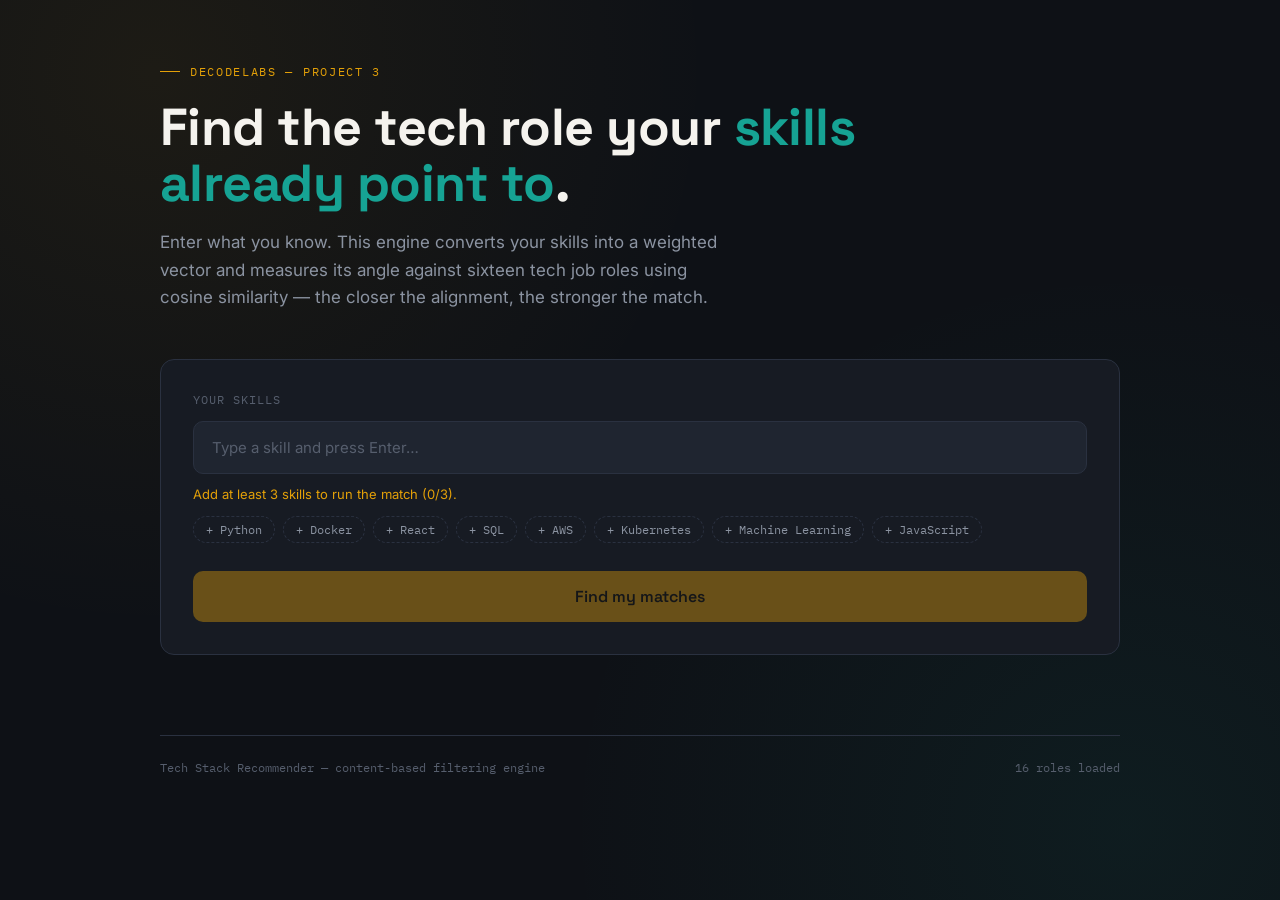
<file: ai-recommendation-logic/index.html>
<!DOCTYPE html>
<html lang="en">
<head>
<meta charset="UTF-8">
<meta name="viewport" content="width=device-width, initial-scale=1.0">
<title>Tech Stack Recommender — DecodeLabs</title>
<link rel="preconnect" href="https://fonts.googleapis.com">
<link rel="preconnect" href="https://fonts.gstatic.com" crossorigin>
<link href="https://fonts.googleapis.com/css2?family=Space+Grotesk:wght@400;500;600;700&family=Inter:wght@400;500;600&family=IBM+Plex+Mono:wght@400;500;600&display=swap" rel="stylesheet">
<style>
  :root {
    --bg: #0E1116;
    --surface: #171B23;
    --surface-2: #1F2530;
    --border: #2A3140;
    --gold: #E3A008;
    --gold-soft: rgba(227, 160, 8, 0.14);
    --teal: #16A394;
    --teal-soft: rgba(22, 163, 148, 0.14);
    --text: #F5F3EE;
    --text-muted: #8B93A1;
    --text-dim: #565E6D;
    --radius: 14px;
  }

  * { box-sizing: border-box; margin: 0; padding: 0; }

  body {
    background: var(--bg);
    color: var(--text);
    font-family: 'Inter', sans-serif;
    min-height: 100vh;
    padding: 64px 24px 96px;
    background-image:
      radial-gradient(circle at 12% 8%, rgba(227,160,8,0.07), transparent 40%),
      radial-gradient(circle at 88% 92%, rgba(22,163,148,0.08), transparent 40%);
  }

  .wrap { max-width: 960px; margin: 0 auto; }

  /* ---------- Header ---------- */
  .eyebrow {
    font-family: 'IBM Plex Mono', monospace;
    font-size: 12px;
    letter-spacing: 0.14em;
    text-transform: uppercase;
    color: var(--gold);
    display: flex;
    align-items: center;
    gap: 10px;
    margin-bottom: 20px;
  }
  .eyebrow::before {
    content: "";
    width: 20px;
    height: 1px;
    background: var(--gold);
  }

  h1 {
    font-family: 'Space Grotesk', sans-serif;
    font-weight: 700;
    font-size: clamp(34px, 5vw, 52px);
    line-height: 1.08;
    letter-spacing: -0.01em;
    max-width: 720px;
  }
  h1 span { color: var(--teal); }

  .subhead {
    margin-top: 18px;
    color: var(--text-muted);
    font-size: 17px;
    max-width: 560px;
    line-height: 1.6;
  }

  /* ---------- Input card ---------- */
  .panel {
    margin-top: 48px;
    background: var(--surface);
    border: 1px solid var(--border);
    border-radius: var(--radius);
    padding: 32px;
  }

  .panel-label {
    font-family: 'IBM Plex Mono', monospace;
    font-size: 12px;
    letter-spacing: 0.08em;
    text-transform: uppercase;
    color: var(--text-dim);
    margin-bottom: 14px;
  }

  .chip-field {
    display: flex;
    flex-wrap: wrap;
    gap: 10px;
    align-items: center;
    min-height: 52px;
    background: var(--surface-2);
    border: 1px solid var(--border);
    border-radius: 10px;
    padding: 10px 14px;
  }
  .chip-field:focus-within { border-color: var(--gold); }

  .chip {
    display: inline-flex;
    align-items: center;
    gap: 8px;
    background: var(--gold-soft);
    color: var(--gold);
    border: 1px solid rgba(227,160,8,0.35);
    font-family: 'IBM Plex Mono', monospace;
    font-size: 13px;
    padding: 6px 8px 6px 12px;
    border-radius: 999px;
  }
  .chip button {
    background: none;
    border: none;
    color: var(--gold);
    opacity: 0.7;
    cursor: pointer;
    font-size: 15px;
    line-height: 1;
    padding: 2px;
  }
  .chip button:hover { opacity: 1; }

  #skillInput {
    flex: 1;
    min-width: 160px;
    background: transparent;
    border: none;
    outline: none;
    color: var(--text);
    font-family: 'Inter', sans-serif;
    font-size: 15px;
    padding: 6px 4px;
  }
  #skillInput::placeholder { color: var(--text-dim); }

  .hint {
    margin-top: 12px;
    font-size: 13px;
    color: var(--text-dim);
  }
  .hint.warn { color: var(--gold); }

  .suggestions {
    margin-top: 14px;
    display: flex;
    flex-wrap: wrap;
    gap: 8px;
  }
  .suggestion-tag {
    font-family: 'IBM Plex Mono', monospace;
    font-size: 12px;
    color: var(--text-muted);
    border: 1px dashed var(--border);
    border-radius: 999px;
    padding: 5px 12px;
    cursor: pointer;
    transition: border-color 0.15s, color 0.15s;
  }
  .suggestion-tag:hover { border-color: var(--teal); color: var(--teal); }

  .analyze-btn {
    margin-top: 28px;
    width: 100%;
    background: var(--gold);
    color: #14110A;
    border: none;
    border-radius: 10px;
    padding: 15px;
    font-family: 'Space Grotesk', sans-serif;
    font-weight: 600;
    font-size: 16px;
    cursor: pointer;
    transition: transform 0.12s ease, box-shadow 0.12s ease;
  }
  .analyze-btn:hover { box-shadow: 0 8px 24px rgba(227,160,8,0.25); transform: translateY(-1px); }
  .analyze-btn:disabled { opacity: 0.4; cursor: not-allowed; box-shadow: none; transform: none; }

  /* ---------- Results section ---------- */
  .results {
    margin-top: 56px;
    display: none;
  }
  .results.visible { display: block; animation: fadeUp 0.5s ease; }

  @keyframes fadeUp {
    from { opacity: 0; transform: translateY(14px); }
    to { opacity: 1; transform: translateY(0); }
  }

  .results-header {
    display: flex;
    justify-content: space-between;
    align-items: baseline;
    flex-wrap: wrap;
    gap: 12px;
    margin-bottom: 32px;
  }
  .results-header h2 {
    font-family: 'Space Grotesk', sans-serif;
    font-size: 24px;
    font-weight: 600;
  }
  .results-meta {
    font-family: 'IBM Plex Mono', monospace;
    font-size: 12px;
    color: var(--text-dim);
  }

  /* ---------- Match Compass (signature element) ---------- */
  .compass-row {
    display: grid;
    grid-template-columns: 220px 1fr;
    gap: 40px;
    align-items: center;
    background: var(--surface);
    border: 1px solid var(--border);
    border-radius: var(--radius);
    padding: 32px;
    margin-bottom: 28px;
  }

  .compass-wrap { position: relative; width: 200px; height: 200px; margin: 0 auto; }
  .compass-wrap svg { width: 100%; height: 100%; overflow: visible; }

  .compass-needle {
    transform-origin: 100px 100px;
    transition: transform 1.1s cubic-bezier(0.16, 1, 0.3, 1);
  }

  .compass-center-label {
    position: absolute;
    inset: 0;
    display: flex;
    flex-direction: column;
    align-items: center;
    justify-content: center;
    text-align: center;
    pointer-events: none;
  }
  .compass-pct {
    font-family: 'Space Grotesk', sans-serif;
    font-size: 30px;
    font-weight: 700;
    color: var(--teal);
  }
  .compass-caption {
    font-family: 'IBM Plex Mono', monospace;
    font-size: 10px;
    letter-spacing: 0.08em;
    text-transform: uppercase;
    color: var(--text-dim);
    margin-top: 2px;
  }

  .compass-info .eyebrow { margin-bottom: 12px; }
  .compass-info h3 {
    font-family: 'Space Grotesk', sans-serif;
    font-size: 26px;
    font-weight: 600;
    color: var(--text);
  }
  .compass-info p {
    margin-top: 10px;
    color: var(--text-muted);
    font-size: 14.5px;
    line-height: 1.6;
    max-width: 480px;
  }

  /* ---------- Ranked list ---------- */
  .match-list { display: flex; flex-direction: column; gap: 14px; }

  .match-row {
    display: grid;
    grid-template-columns: 40px 1fr 90px;
    align-items: center;
    gap: 18px;
    background: var(--surface);
    border: 1px solid var(--border);
    border-radius: 10px;
    padding: 18px 22px;
  }

  .rank-badge {
    font-family: 'Space Grotesk', sans-serif;
    font-weight: 700;
    font-size: 18px;
    color: var(--text-dim);
  }
  .match-row:nth-child(1) .rank-badge { color: var(--gold); }

  .match-title { font-family: 'Space Grotesk', sans-serif; font-weight: 600; font-size: 16px; }

  .match-bar-track {
    margin-top: 8px;
    height: 6px;
    border-radius: 999px;
    background: var(--surface-2);
    overflow: hidden;
  }
  .match-bar-fill {
    height: 100%;
    border-radius: 999px;
    background: linear-gradient(90deg, var(--teal), var(--gold));
    width: 0%;
    transition: width 1s cubic-bezier(0.16, 1, 0.3, 1);
  }

  .match-pct {
    font-family: 'IBM Plex Mono', monospace;
    font-size: 15px;
    text-align: right;
    color: var(--teal);
  }

  footer {
    max-width: 960px;
    margin: 80px auto 0;
    padding-top: 24px;
    border-top: 1px solid var(--border);
    font-family: 'IBM Plex Mono', monospace;
    font-size: 12px;
    color: var(--text-dim);
    display: flex;
    justify-content: space-between;
    flex-wrap: wrap;
    gap: 8px;
  }

  @media (max-width: 640px) {
    .compass-row { grid-template-columns: 1fr; text-align: center; }
    .compass-info p { margin-left: auto; margin-right: auto; }
    .match-row { grid-template-columns: 32px 1fr; }
    .match-pct { grid-column: 2; text-align: left; }
  }
</style>
</head>
<body>

<div class="wrap">
  <div class="eyebrow">DecodeLabs — Project 3</div>
  <h1>Find the tech role your <span>skills already point to</span>.</h1>
  <p class="subhead">
    Enter what you know. This engine converts your skills into a weighted vector and
    measures its angle against sixteen tech job roles using cosine similarity —
    the closer the alignment, the stronger the match.
  </p>

  <div class="panel">
    <div class="panel-label">Your skills</div>
    <div class="chip-field" id="chipField">
      <input type="text" id="skillInput" placeholder="Type a skill and press Enter…" autocomplete="off">
    </div>
    <div class="hint" id="hint">Add at least 3 skills to run the match.</div>
    <div class="suggestions" id="suggestions"></div>
    <button class="analyze-btn" id="analyzeBtn" disabled>Find my matches</button>
  </div>

  <div class="results" id="results">
    <div class="results-header">
      <h2>Your top career matches</h2>
      <div class="results-meta" id="resultsMeta"></div>
    </div>

    <div class="compass-row">
      <div class="compass-wrap">
        <svg viewBox="0 0 200 200">
          <circle cx="100" cy="100" r="88" fill="none" stroke="#2A3140" stroke-width="1"/>
          <circle cx="100" cy="100" r="64" fill="none" stroke="#2A3140" stroke-width="1"/>
          <circle cx="100" cy="100" r="40" fill="none" stroke="#2A3140" stroke-width="1"/>
          <line x1="100" y1="12" x2="100" y2="188" stroke="#2A3140" stroke-width="1"/>
          <line x1="12" y1="100" x2="188" y2="100" stroke="#2A3140" stroke-width="1"/>
          <path d="M 100 100 L 100 20 A 80 80 0 0 1 180 100 Z" fill="rgba(22,163,148,0.07)"/>
          <g class="compass-needle" id="needle">
            <line x1="100" y1="100" x2="100" y2="24" stroke="#16A394" stroke-width="3" stroke-linecap="round"/>
            <circle cx="100" cy="100" r="6" fill="#16A394"/>
          </g>
        </svg>
        <div class="compass-center-label">
          <div class="compass-pct" id="compassPct">0%</div>
          <div class="compass-caption">alignment</div>
        </div>
      </div>
      <div class="compass-info">
        <div class="eyebrow" style="margin-bottom:8px;">Best match</div>
        <h3 id="bestJob">—</h3>
        <p id="bestExplain">The needle position reflects cos(θ) between your skill vector and this role's vector — full alignment points straight up.</p>
      </div>
    </div>

    <div class="match-list" id="matchList"></div>
  </div>
</div>

<footer>
  <span>Tech Stack Recommender — content-based filtering engine</span>
  <span id="datasetInfo">16 roles loaded</span>
</footer>

<script>
const JOBS = [
  {
    "job_role": "Data Scientist",
    "skills": [
      "Python",
      "R",
      "Machine Learning",
      "Deep Learning",
      "TensorFlow",
      "PyTorch",
      "Statistics",
      "NLP"
    ]
  },
  {
    "job_role": "Data Analyst",
    "skills": [
      "SQL",
      "Power BI",
      "Tableau",
      "Python",
      "R",
      "Statistics",
      "Data Visualization"
    ]
  },
  {
    "job_role": "Data Engineer",
    "skills": [
      "SQL",
      "NoSQL",
      "Spark",
      "Hadoop",
      "Airflow",
      "Kafka",
      "Python",
      "Scala",
      "Cloud Platforms"
    ]
  },
  {
    "job_role": "DevOps Engineer",
    "skills": [
      "CI/CD",
      "Jenkins",
      "GitLab",
      "Infrastructure as Code",
      "Docker",
      "Kubernetes",
      "Monitoring",
      "AWS",
      "Azure",
      "GCP"
    ]
  },
  {
    "job_role": "Site Reliability Engineer",
    "skills": [
      "System Design",
      "Monitoring",
      "Alerting",
      "Incident Management",
      "Automation",
      "Cloud Infrastructure"
    ]
  },
  {
    "job_role": "System and Network Administrator",
    "skills": [
      "Linux",
      "Windows",
      "Networking",
      "Virtualization",
      "Active Directory",
      "Scripting"
    ]
  },
  {
    "job_role": "Cloud Developer",
    "skills": [
      "Python",
      "Java",
      "Node.js",
      "Docker",
      "Kubernetes",
      "Microservices",
      "REST API",
      "AWS",
      "Azure",
      "GCP",
      "CI/CD"
    ]
  },
  {
    "job_role": "Cloud Architect",
    "skills": [
      "AWS",
      "Azure",
      "GCP",
      "Distributed Architecture",
      "High Availability",
      "Disaster Recovery",
      "Cloud Security",
      "IAM",
      "Cost Optimization"
    ]
  },
  {
    "job_role": "Security Administrator",
    "skills": [
      "Active Directory",
      "LDAP",
      "IAM",
      "Access Management",
      "Audit",
      "Compliance",
      "PowerShell",
      "Bash",
      "SIEM",
      "Splunk"
    ]
  },
  {
    "job_role": "Security Auditor",
    "skills": [
      "Burp Suite",
      "Metasploit",
      "Network Security",
      "Web App Testing",
      "Offensive Scripting",
      "Vulnerability Reports",
      "Penetration Testing"
    ]
  },
  {
    "job_role": "Cybersecurity Analyst",
    "skills": [
      "SIEM",
      "Monitoring",
      "Anomaly Detection",
      "Incident Response",
      "Threat Intelligence",
      "Python Automation"
    ]
  },
  {
    "job_role": "Frontend Developer",
    "skills": [
      "HTML5",
      "CSS3",
      "React",
      "Vue.js",
      "Angular",
      "JavaScript",
      "TypeScript",
      "Responsive Design",
      "Web Performance"
    ]
  },
  {
    "job_role": "Backend Developer",
    "skills": [
      "Java",
      "Python",
      "Node.js",
      "SQL",
      "NoSQL",
      "REST API",
      "GraphQL",
      "Microservices",
      "Cloud Platforms"
    ]
  },
  {
    "job_role": "FullStack Developer",
    "skills": [
      "React",
      "Vue",
      "Node.js",
      "Python",
      "Databases",
      "Docker",
      "Cloud",
      "End to End Development"
    ]
  },
  {
    "job_role": "Software Architect",
    "skills": [
      "Design Patterns",
      "Layered Architecture",
      "Microservices",
      "System Design",
      "Technical Mentoring"
    ]
  },
  {
    "job_role": "QA Engineer",
    "skills": [
      "Selenium",
      "Cypress",
      "Test Automation",
      "Performance Testing",
      "Test Frameworks",
      "CI/CD"
    ]
  }
];

const SUGGESTIONS = ["Python", "Docker", "React", "SQL", "AWS", "Kubernetes", "Machine Learning", "JavaScript"];

let userSkills = [];

const chipField = document.getElementById('chipField');
const skillInput = document.getElementById('skillInput');
const hint = document.getElementById('hint');
const analyzeBtn = document.getElementById('analyzeBtn');
const suggestionsEl = document.getElementById('suggestions');

function renderSuggestions() {
  suggestionsEl.innerHTML = '';
  SUGGESTIONS.filter(s => !userSkills.includes(s)).forEach(s => {
    const tag = document.createElement('div');
    tag.className = 'suggestion-tag';
    tag.textContent = '+ ' + s;
    tag.onclick = () => { addSkill(s); };
    suggestionsEl.appendChild(tag);
  });
}

function renderChips() {
  chipField.querySelectorAll('.chip').forEach(c => c.remove());
  userSkills.forEach((skill, i) => {
    const chip = document.createElement('div');
    chip.className = 'chip';
    chip.innerHTML = `<span>${skill}</span>`;
    const btn = document.createElement('button');
    btn.textContent = '×';
    btn.onclick = () => { userSkills.splice(i, 1); renderChips(); renderSuggestions(); updateState(); };
    chip.appendChild(btn);
    chipField.insertBefore(chip, skillInput);
  });
}

function updateState() {
  const n = userSkills.length;
  if (n < 3) {
    hint.textContent = `Add at least 3 skills to run the match (${n}/3).`;
    hint.classList.add('warn');
    analyzeBtn.disabled = true;
  } else {
    hint.textContent = `${n} skills added. Ready to analyze.`;
    hint.classList.remove('warn');
    analyzeBtn.disabled = false;
  }
}

function addSkill(raw) {
  const skill = raw.trim();
  if (!skill) return;
  if (userSkills.some(s => s.toLowerCase() === skill.toLowerCase())) return;
  userSkills.push(skill);
  renderChips();
  renderSuggestions();
  updateState();
}

skillInput.addEventListener('keydown', (e) => {
  if (e.key === 'Enter') {
    e.preventDefault();
    addSkill(skillInput.value);
    skillInput.value = '';
  } else if (e.key === 'Backspace' && skillInput.value === '' && userSkills.length) {
    userSkills.pop();
    renderChips();
    renderSuggestions();
    updateState();
  }
});

chipField.addEventListener('click', () => skillInput.focus());

/* ---------------- TF-IDF + Cosine similarity engine ---------------- */

function buildVocabulary(documents) {
  const vocab = new Set();
  documents.forEach(doc => doc.forEach(term => vocab.add(term)));
  return Array.from(vocab).sort();
}

function computeTF(document, vocabulary) {
  const total = document.length;
  const tf = {};
  vocabulary.forEach(term => {
    const count = document.filter(t => t === term).length;
    tf[term] = total > 0 ? count / total : 0;
  });
  return tf;
}

function computeIDF(documents, vocabulary) {
  const nDocs = documents.length;
  const idf = {};
  vocabulary.forEach(term => {
    const docsWithTerm = documents.filter(doc => doc.includes(term)).length;
    idf[term] = Math.log(nDocs / (docsWithTerm + 1)) + 1;
  });
  return idf;
}

function buildTfidfVector(document, vocabulary, idf) {
  const tf = computeTF(document, vocabulary);
  return vocabulary.map(term => tf[term] * idf[term]);
}

function dotProduct(a, b) {
  return a.reduce((sum, v, i) => sum + v * b[i], 0);
}

function magnitude(v) {
  return Math.sqrt(v.reduce((sum, x) => sum + x * x, 0));
}

function cosineSimilarity(a, b) {
  const magA = magnitude(a);
  const magB = magnitude(b);
  if (magA === 0 || magB === 0) return 0;
  return dotProduct(a, b) / (magA * magB);
}

function runRecommendation() {
  const allDocuments = JOBS.map(j => j.skills).concat([userSkills]);
  const vocabulary = buildVocabulary(allDocuments);
  const idf = computeIDF(allDocuments, vocabulary);
  const userVector = buildTfidfVector(userSkills, vocabulary, idf);

  const scores = JOBS.map(job => {
    const jobVector = buildTfidfVector(job.skills, vocabulary, idf);
    return { job_role: job.job_role, score: cosineSimilarity(userVector, jobVector) };
  });

  scores.sort((a, b) => b.score - a.score);
  return { top3: scores.slice(0, 3), vocabSize: vocabulary.length };
}

/* ---------------- Rendering results ---------------- */

const resultsEl = document.getElementById('results');
const matchListEl = document.getElementById('matchList');
const needle = document.getElementById('needle');
const compassPct = document.getElementById('compassPct');
const bestJob = document.getElementById('bestJob');
const resultsMeta = document.getElementById('resultsMeta');

analyzeBtn.addEventListener('click', () => {
  const { top3, vocabSize } = runRecommendation();

  resultsMeta.textContent = `Profile: ${userSkills.join(', ')} · ${JOBS.length} roles compared · ${vocabSize} unique skills`;

  // Compass: rotate needle based on best score (0% => 90deg from top / no rotation baseline handled via angle math)
  const best = top3[0];
  const pct = Math.round(best.score * 100);
  // angle: at score 1 needle points straight up (0deg rotation from vertical baseline which already points up)
  // at score 0 needle points fully right (90deg rotation)
  const angleDeg = (1 - best.score) * 90;
  needle.style.transform = `rotate(${angleDeg}deg)`;
  compassPct.textContent = pct + '%';
  bestJob.textContent = best.job_role;

  matchListEl.innerHTML = '';
  top3.forEach((r, i) => {
    const row = document.createElement('div');
    row.className = 'match-row';
    const rowPct = (r.score * 100).toFixed(1);
    row.innerHTML = `
      <div class="rank-badge">0${i + 1}</div>
      <div>
        <div class="match-title">${r.job_role}</div>
        <div class="match-bar-track"><div class="match-bar-fill" data-pct="${rowPct}"></div></div>
      </div>
      <div class="match-pct">${rowPct}%</div>
    `;
    matchListEl.appendChild(row);
  });

  resultsEl.classList.add('visible');

  requestAnimationFrame(() => {
    document.querySelectorAll('.match-bar-fill').forEach(bar => {
      bar.style.width = bar.dataset.pct + '%';
    });
  });

  resultsEl.scrollIntoView({ behavior: 'smooth', block: 'start' });
});

document.getElementById('datasetInfo').textContent = `${JOBS.length} roles loaded`;
renderSuggestions();
updateState();
</script>

</body>
</html>
</file>
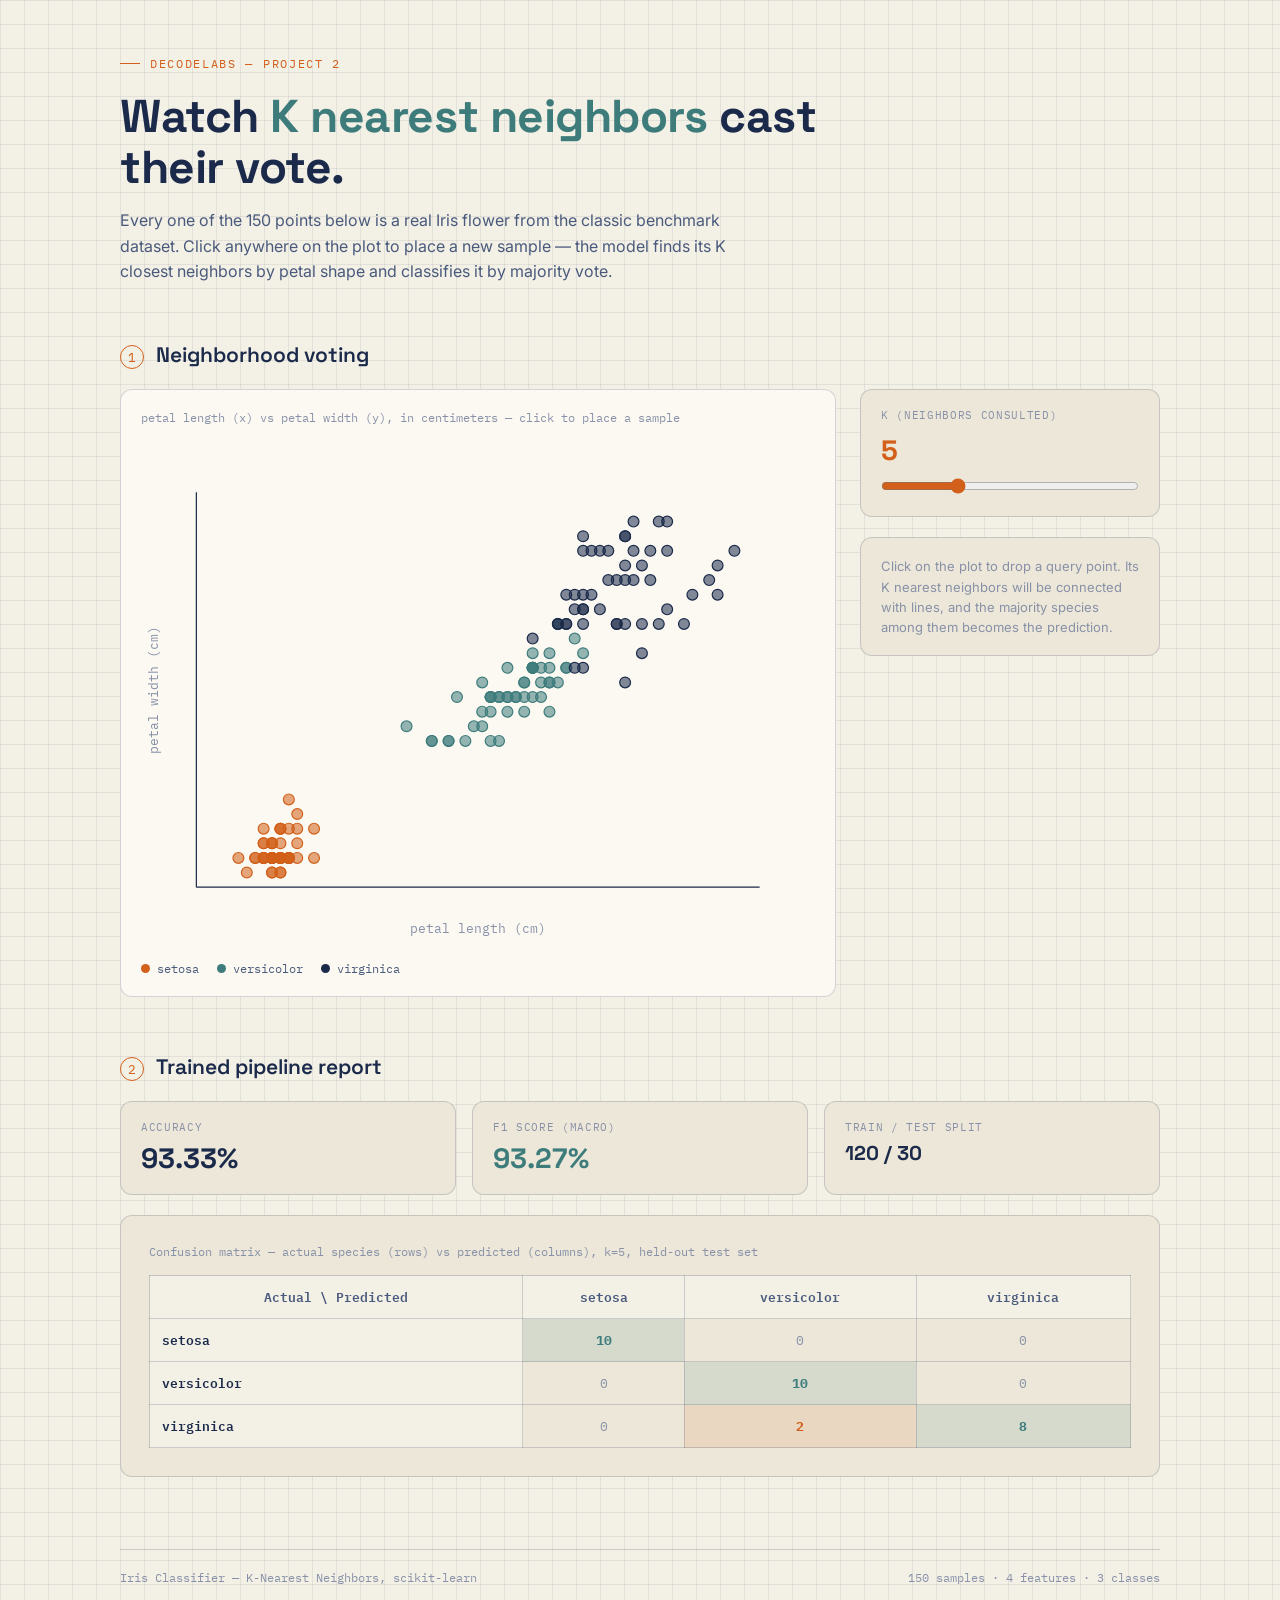
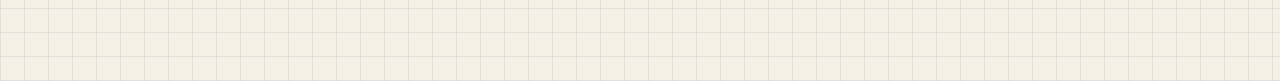
<file: data-classification-ai/index.html>
<!DOCTYPE html>
<html lang="en">
<head>
<meta charset="UTF-8">
<meta name="viewport" content="width=device-width, initial-scale=1.0">
<title>Iris Classifier — DecodeLabs</title>
<link rel="preconnect" href="https://fonts.googleapis.com">
<link rel="preconnect" href="https://fonts.gstatic.com" crossorigin>
<link href="https://fonts.googleapis.com/css2?family=Space+Grotesk:wght@400;500;600;700&family=Inter:wght@400;500;600&family=IBM+Plex+Mono:wght@400;500;600&display=swap" rel="stylesheet">
<link rel="stylesheet" href="style.css">
</head>
<body>

<div class="wrap">
  <div class="eyebrow">DecodeLabs — Project 2</div>
  <h1>Watch <span>K nearest neighbors</span> cast their vote.</h1>
  <p class="subhead">
    Every one of the 150 points below is a real Iris flower from the classic benchmark
    dataset. Click anywhere on the plot to place a new sample — the model finds its
    K closest neighbors by petal shape and classifies it by majority vote.
  </p>

  <div class="section-head">
    <div class="section-num">1</div>
    <h2>Neighborhood voting</h2>
  </div>

  <div class="visualizer">
    <div class="plot-card">
      <div class="plot-caption">petal length (x) vs petal width (y), in centimeters — click to place a sample</div>
      <svg id="plotSvg" viewBox="0 0 560 420"></svg>
      <div class="legend" id="legend"></div>
    </div>

    <div class="controls">
      <div class="control-block">
        <div class="control-label">K (neighbors consulted)</div>
        <div class="k-value" id="kValue">5</div>
        <input type="range" id="kSlider" min="1" max="15" value="5">
      </div>

      <div class="control-block" id="voteCard" style="display:none;">
        <div class="control-label">Vote tally</div>
        <div class="vote-tally" id="voteTally"></div>
        <div class="verdict">
          <div class="verdict-label">Predicted class</div>
          <div class="verdict-value" id="verdictValue">—</div>
        </div>
      </div>

      <div class="control-block" id="hintCard">
        <p class="hint-text">Click on the plot to drop a query point. Its K nearest neighbors will be connected with lines, and the majority species among them becomes the prediction.</p>
      </div>
    </div>
  </div>

  <div class="section-head">
    <div class="section-num">2</div>
    <h2>Trained pipeline report</h2>
  </div>

  <div class="report-grid">
    <div class="metric-card">
      <div class="metric-label">Accuracy</div>
      <div class="metric-value" id="reportAccuracy">—</div>
    </div>
    <div class="metric-card">
      <div class="metric-label">F1 score (macro)</div>
      <div class="metric-value accent" id="reportF1">—</div>
    </div>
    <div class="metric-card">
      <div class="metric-label">Train / test split</div>
      <div class="metric-value" id="reportSplit" style="font-size:20px;">—</div>
    </div>
  </div>

  <div class="panel">
    <div class="plot-caption" style="margin-bottom:16px;">Confusion matrix — actual species (rows) vs predicted (columns), k=5, held-out test set</div>
    <table class="confusion" id="confusionTable"></table>
  </div>
</div>

<footer>
  <span>Iris Classifier — K-Nearest Neighbors, scikit-learn</span>
  <span>150 samples · 4 features · 3 classes</span>
</footer>

<script src="script.js"></script>

</body>
</html>
</file>
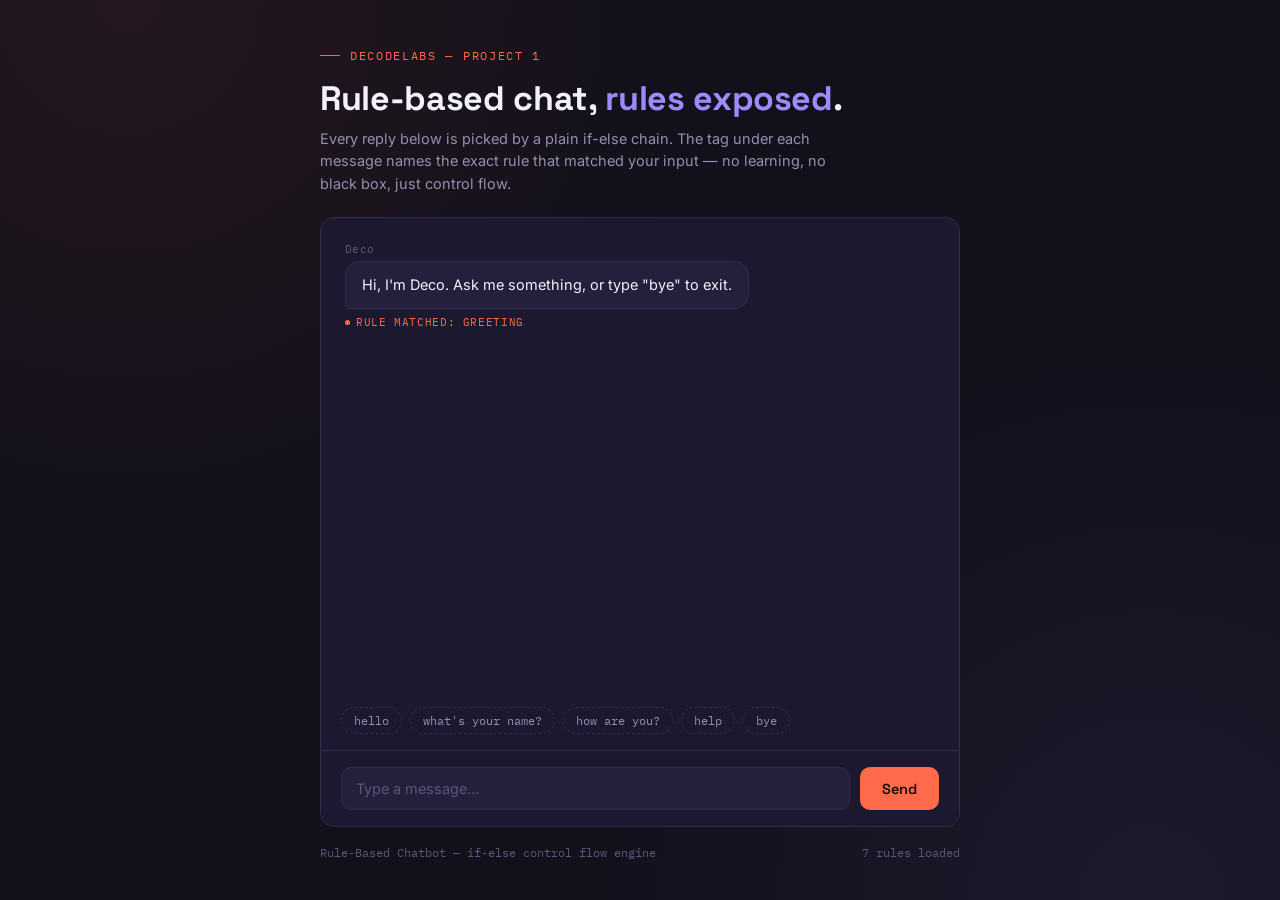
<file: rule-based-chatbot/index.html>
<!DOCTYPE html>
<html lang="en">
<head>
<meta charset="UTF-8">
<meta name="viewport" content="width=device-width, initial-scale=1.0">
<title>Rule-Based Chatbot — DecodeLabs</title>
<link rel="preconnect" href="https://fonts.googleapis.com">
<link rel="preconnect" href="https://fonts.gstatic.com" crossorigin>
<link href="https://fonts.googleapis.com/css2?family=Space+Grotesk:wght@400;500;600;700&family=Inter:wght@400;500;600&family=IBM+Plex+Mono:wght@400;500;600&display=swap" rel="stylesheet">
<style>
  :root {
    --bg: #12101B;
    --surface: #1C1830;
    --surface-2: #241F3B;
    --border: #322B4D;
    --coral: #FF6B4A;
    --coral-soft: rgba(255, 107, 74, 0.14);
    --violet: #9D8CFF;
    --violet-soft: rgba(157, 140, 255, 0.14);
    --text: #F3F1FA;
    --text-muted: #948FB0;
    --text-dim: #5C567A;
    --radius: 14px;
  }

  * { box-sizing: border-box; margin: 0; padding: 0; }

  body {
    background: var(--bg);
    color: var(--text);
    font-family: 'Inter', sans-serif;
    min-height: 100vh;
    display: flex;
    justify-content: center;
    padding: 48px 20px 40px;
    background-image:
      radial-gradient(circle at 10% 0%, rgba(255,107,74,0.08), transparent 40%),
      radial-gradient(circle at 90% 100%, rgba(157,140,255,0.08), transparent 40%);
  }

  .app {
    width: 100%;
    max-width: 640px;
    display: flex;
    flex-direction: column;
    height: calc(100vh - 88px);
    min-height: 560px;
  }

  /* ---------- Header ---------- */
  header { margin-bottom: 22px; }

  .eyebrow {
    font-family: 'IBM Plex Mono', monospace;
    font-size: 12px;
    letter-spacing: 0.14em;
    text-transform: uppercase;
    color: var(--coral);
    display: flex;
    align-items: center;
    gap: 10px;
    margin-bottom: 14px;
  }
  .eyebrow::before { content: ""; width: 20px; height: 1px; background: var(--coral); }

  h1 {
    font-family: 'Space Grotesk', sans-serif;
    font-weight: 700;
    font-size: clamp(26px, 4vw, 34px);
    letter-spacing: -0.01em;
  }
  h1 span { color: var(--violet); }

  .subhead {
    margin-top: 8px;
    color: var(--text-muted);
    font-size: 14.5px;
    line-height: 1.55;
    max-width: 520px;
  }

  /* ---------- Chat window ---------- */
  .chat-window {
    flex: 1;
    display: flex;
    flex-direction: column;
    background: var(--surface);
    border: 1px solid var(--border);
    border-radius: var(--radius);
    overflow: hidden;
  }

  .chat-log {
    flex: 1;
    overflow-y: auto;
    padding: 24px;
    display: flex;
    flex-direction: column;
    gap: 18px;
  }

  .chat-log::-webkit-scrollbar { width: 8px; }
  .chat-log::-webkit-scrollbar-thumb { background: var(--border); border-radius: 999px; }

  .msg-row { display: flex; flex-direction: column; max-width: 78%; animation: msgIn 0.28s ease; }
  .msg-row.user { align-self: flex-end; align-items: flex-end; }
  .msg-row.bot { align-self: flex-start; align-items: flex-start; }

  @keyframes msgIn {
    from { opacity: 0; transform: translateY(6px); }
    to { opacity: 1; transform: translateY(0); }
  }

  .bubble {
    padding: 12px 16px;
    border-radius: 14px;
    font-size: 14.5px;
    line-height: 1.5;
  }
  .msg-row.user .bubble {
    background: var(--violet);
    color: #14111F;
    border-bottom-right-radius: 4px;
  }
  .msg-row.bot .bubble {
    background: var(--surface-2);
    border: 1px solid var(--border);
    color: var(--text);
    border-bottom-left-radius: 4px;
  }

  .rule-tag {
    margin-top: 6px;
    font-family: 'IBM Plex Mono', monospace;
    font-size: 10.5px;
    letter-spacing: 0.06em;
    text-transform: uppercase;
    color: var(--coral);
    display: flex;
    align-items: center;
    gap: 6px;
  }
  .rule-tag::before {
    content: "";
    width: 5px;
    height: 5px;
    border-radius: 50%;
    background: var(--coral);
  }
  .rule-tag.fallback { color: var(--text-dim); }
  .rule-tag.fallback::before { background: var(--text-dim); }

  .sender-label {
    font-family: 'IBM Plex Mono', monospace;
    font-size: 10.5px;
    color: var(--text-dim);
    margin-bottom: 5px;
    letter-spacing: 0.04em;
  }

  /* ---------- Input bar ---------- */
  .input-bar {
    display: flex;
    gap: 10px;
    padding: 16px 20px;
    border-top: 1px solid var(--border);
    background: var(--surface);
  }

  #userInput {
    flex: 1;
    background: var(--surface-2);
    border: 1px solid var(--border);
    border-radius: 10px;
    color: var(--text);
    font-family: 'Inter', sans-serif;
    font-size: 14.5px;
    padding: 12px 14px;
    outline: none;
  }
  #userInput:focus { border-color: var(--violet); }
  #userInput::placeholder { color: var(--text-dim); }

  #sendBtn {
    background: var(--coral);
    color: #1B0E08;
    border: none;
    border-radius: 10px;
    padding: 0 22px;
    font-family: 'Space Grotesk', sans-serif;
    font-weight: 600;
    font-size: 14.5px;
    cursor: pointer;
    transition: transform 0.12s ease, box-shadow 0.12s ease;
  }
  #sendBtn:hover { box-shadow: 0 6px 18px rgba(255,107,74,0.3); transform: translateY(-1px); }

  .quick-replies {
    display: flex;
    flex-wrap: wrap;
    gap: 8px;
    padding: 0 20px 16px;
  }
  .quick-reply {
    font-family: 'IBM Plex Mono', monospace;
    font-size: 12px;
    color: var(--text-muted);
    border: 1px dashed var(--border);
    border-radius: 999px;
    padding: 5px 12px;
    cursor: pointer;
    transition: border-color 0.15s, color 0.15s;
    background: none;
  }
  .quick-reply:hover { border-color: var(--violet); color: var(--violet); }

  footer {
    margin-top: 18px;
    font-family: 'IBM Plex Mono', monospace;
    font-size: 11.5px;
    color: var(--text-dim);
    display: flex;
    justify-content: space-between;
  }

  @media (max-width: 480px) {
    .msg-row { max-width: 88%; }
  }
</style>
</head>
<body>

<div class="app">
  <header>
    <div class="eyebrow">DecodeLabs — Project 1</div>
    <h1>Rule-based chat, <span>rules exposed</span>.</h1>
    <p class="subhead">
      Every reply below is picked by a plain if-else chain. The tag under each
      message names the exact rule that matched your input — no learning,
      no black box, just control flow.
    </p>
  </header>

  <div class="chat-window">
    <div class="chat-log" id="chatLog"></div>
    <div class="quick-replies" id="quickReplies"></div>
    <div class="input-bar">
      <input type="text" id="userInput" placeholder="Type a message…" autocomplete="off">
      <button id="sendBtn">Send</button>
    </div>
  </div>

  <footer>
    <span>Rule-Based Chatbot — if-else control flow engine</span>
    <span id="ruleCount">7 rules loaded</span>
  </footer>
</div>

<script>
const BOT_NAME = "Deco";

const EXIT_COMMANDS = ["bye", "exit", "quit", "goodbye", "see you"];
const GREETINGS = ["hi", "hello", "hey", "yo", "hola", "good morning", "good evening"];
const THANKS = ["thanks", "thank you", "thx", "appreciate it"];
const HOW_ARE_YOU = ["how are you", "how are you doing", "hows it going"];
const NAME_QUESTIONS = ["what is your name", "whats your name", "who are you"];
const HELP_REQUESTS = ["help", "what can you do", "commands"];

const GREETING_RESPONSES = [
  `Hello! I'm ${BOT_NAME}. How can I help you today?`,
  "Hi there! What's on your mind?",
  "Hey! Good to see you.",
];
const HOW_ARE_YOU_RESPONSES = [
  "I'm just a set of if-else rules, but I'm running smoothly. Thanks for asking!",
  "Doing great, thanks! How about you?",
];
const THANKS_RESPONSES = ["You're welcome!", "Anytime, happy to help.", "No problem at all."];
const EXIT_RESPONSES = ["Goodbye! Have a great day.", "See you soon!", "Bye! Come back anytime."];
const FALLBACK_RESPONSES = [
  "Sorry, I didn't understand that. Could you rephrase?",
  "I'm not sure I follow. Try asking me something else.",
  "Hmm, that's outside what I know how to answer.",
];

const RULE_LABELS = {
  greeting: "GREETING",
  exit: "EXIT",
  how_are_you: "HOW_ARE_YOU",
  name: "NAME",
  thanks: "THANKS",
  help: "HELP",
  fallback: "FALLBACK",
};

function cleanInput(raw) {
  return raw.trim().toLowerCase().replace(/[.,!?;:'"()]/g, "");
}

function pick(arr) { return arr[Math.floor(Math.random() * arr.length)]; }

function getResponse(userInput) {
  if (EXIT_COMMANDS.includes(userInput)) return { text: pick(EXIT_RESPONSES), rule: "exit" };
  if (GREETINGS.includes(userInput)) return { text: pick(GREETING_RESPONSES), rule: "greeting" };
  if (HOW_ARE_YOU.includes(userInput)) return { text: pick(HOW_ARE_YOU_RESPONSES), rule: "how_are_you" };
  if (NAME_QUESTIONS.includes(userInput)) return { text: `I'm ${BOT_NAME}, your rule-based assistant.`, rule: "name" };
  if (THANKS.includes(userInput)) return { text: pick(THANKS_RESPONSES), rule: "thanks" };
  if (HELP_REQUESTS.includes(userInput)) {
    return {
      text: "I can respond to greetings, questions about my name, 'how are you', thanks, and I'll say goodbye when you're done. Try saying 'hello' or 'bye'.",
      rule: "help",
    };
  }
  return { text: pick(FALLBACK_RESPONSES), rule: "fallback" };
}

const chatLog = document.getElementById('chatLog');
const userInputEl = document.getElementById('userInput');
const sendBtn = document.getElementById('sendBtn');
const quickReplies = document.getElementById('quickReplies');

function appendMessage(sender, text, rule) {
  const row = document.createElement('div');
  row.className = `msg-row ${sender}`;

  const label = document.createElement('div');
  label.className = 'sender-label';
  label.textContent = sender === 'user' ? 'You' : BOT_NAME;
  row.appendChild(label);

  const bubble = document.createElement('div');
  bubble.className = 'bubble';
  bubble.textContent = text;
  row.appendChild(bubble);

  if (rule) {
    const tag = document.createElement('div');
    tag.className = 'rule-tag' + (rule === 'fallback' ? ' fallback' : '');
    tag.textContent = 'rule matched: ' + RULE_LABELS[rule];
    row.appendChild(tag);
  }

  chatLog.appendChild(row);
  chatLog.scrollTop = chatLog.scrollHeight;
}

function handleSend() {
  const raw = userInputEl.value;
  if (!raw.trim()) return;

  appendMessage('user', raw);
  userInputEl.value = '';

  const cleaned = cleanInput(raw);
  const { text, rule } = getResponse(cleaned);

  setTimeout(() => {
    appendMessage('bot', text, rule);
  }, 280);
}

sendBtn.addEventListener('click', handleSend);
userInputEl.addEventListener('keydown', (e) => {
  if (e.key === 'Enter') handleSend();
});

const STARTERS = ["hello", "what's your name?", "how are you?", "help", "bye"];
STARTERS.forEach(s => {
  const btn = document.createElement('button');
  btn.className = 'quick-reply';
  btn.textContent = s;
  btn.onclick = () => { userInputEl.value = s; handleSend(); };
  quickReplies.appendChild(btn);
});

appendMessage('bot', `Hi, I'm ${BOT_NAME}. Ask me something, or type "bye" to exit.`, "greeting");
</script>

</body>
</html>
</file>
<file: data-classification-ai/style.css>
:root {
    --paper: #F3F0E6;
    --paper-2: #ECE7D8;
    --grid-line: rgba(27, 42, 74, 0.08);
    --ink: #1B2A4A;
    --ink-soft: #4A5A7C;
    --ink-dim: #8891A8;
    --orange: #D2601A;
    --orange-soft: rgba(210, 96, 26, 0.12);
    --teal: #3E7C7C;
    --teal-soft: rgba(62, 124, 124, 0.12);
    --border: rgba(27, 42, 74, 0.18);
    --radius: 12px;
  }

  * { box-sizing: border-box; margin: 0; padding: 0; }

  body {
    background-color: var(--paper);
    background-image:
      linear-gradient(var(--grid-line) 1px, transparent 1px),
      linear-gradient(90deg, var(--grid-line) 1px, transparent 1px);
    background-size: 24px 24px;
    color: var(--ink);
    font-family: 'Inter', sans-serif;
    min-height: 100vh;
    padding: 56px 24px 96px;
  }

  .wrap { max-width: 1040px; margin: 0 auto; }

  /* ---------- Header ---------- */
  .eyebrow {
    font-family: 'IBM Plex Mono', monospace;
    font-size: 12px;
    letter-spacing: 0.14em;
    text-transform: uppercase;
    color: var(--orange);
    display: flex;
    align-items: center;
    gap: 10px;
    margin-bottom: 20px;
  }
  .eyebrow::before { content: ""; width: 20px; height: 1px; background: var(--orange); }

  h1 {
    font-family: 'Space Grotesk', sans-serif;
    font-weight: 700;
    font-size: clamp(32px, 4.6vw, 46px);
    line-height: 1.1;
    letter-spacing: -0.01em;
    max-width: 760px;
  }
  h1 span { color: var(--teal); }

  .subhead {
    margin-top: 16px;
    color: var(--ink-soft);
    font-size: 16px;
    max-width: 620px;
    line-height: 1.6;
  }

  /* ---------- Section headers ---------- */
  .section-head {
    display: flex;
    align-items: baseline;
    gap: 12px;
    margin: 56px 0 20px;
  }
  .section-num {
    font-family: 'IBM Plex Mono', monospace;
    font-size: 13px;
    color: var(--orange);
    border: 1px solid var(--orange);
    border-radius: 50%;
    width: 24px;
    height: 24px;
    display: flex;
    align-items: center;
    justify-content: center;
    flex-shrink: 0;
  }
  .section-head h2 {
    font-family: 'Space Grotesk', sans-serif;
    font-size: 21px;
    font-weight: 600;
  }

  /* ---------- Panels ---------- */
  .panel {
    background: var(--paper-2);
    border: 1px solid var(--border);
    border-radius: var(--radius);
    padding: 28px;
  }

  /* ---------- Visualizer layout ---------- */
  .visualizer {
    display: grid;
    grid-template-columns: 1fr 300px;
    gap: 24px;
  }

  .plot-card {
    background: #FBF9F2;
    border: 1px solid var(--border);
    border-radius: var(--radius);
    padding: 20px;
  }
  .plot-caption {
    font-family: 'IBM Plex Mono', monospace;
    font-size: 12px;
    color: var(--ink-dim);
    margin-bottom: 12px;
  }

  #plotSvg { width: 100%; height: auto; cursor: crosshair; }

  .legend {
    display: flex;
    gap: 18px;
    margin-top: 14px;
    flex-wrap: wrap;
  }
  .legend-item {
    display: flex;
    align-items: center;
    gap: 7px;
    font-family: 'IBM Plex Mono', monospace;
    font-size: 12px;
    color: var(--ink-soft);
  }
  .legend-dot { width: 9px; height: 9px; border-radius: 50%; }

  /* ---------- Controls ---------- */
  .controls {
    display: flex;
    flex-direction: column;
    gap: 20px;
  }

  .control-block { background: var(--paper-2); border: 1px solid var(--border); border-radius: var(--radius); padding: 18px 20px; }
  .control-label {
    font-family: 'IBM Plex Mono', monospace;
    font-size: 11px;
    letter-spacing: 0.06em;
    text-transform: uppercase;
    color: var(--ink-dim);
    margin-bottom: 10px;
  }

  .k-value {
    font-family: 'Space Grotesk', sans-serif;
    font-size: 28px;
    font-weight: 700;
    color: var(--orange);
  }

  input[type="range"] {
    width: 100%;
    margin-top: 10px;
    accent-color: var(--orange);
  }

  .vote-tally { display: flex; flex-direction: column; gap: 8px; margin-top: 4px; }
  .vote-row { display: flex; align-items: center; gap: 10px; font-family: 'IBM Plex Mono', monospace; font-size: 12.5px; }
  .vote-bar-track { flex: 1; height: 8px; background: rgba(27,42,74,0.08); border-radius: 999px; overflow: hidden; }
  .vote-bar-fill { height: 100%; border-radius: 999px; transition: width 0.4s ease; }
  .vote-count { width: 18px; text-align: right; color: var(--ink-soft); }

  .verdict {
    margin-top: 4px;
    padding-top: 14px;
    border-top: 1px dashed var(--border);
  }
  .verdict-label { font-family: 'IBM Plex Mono', monospace; font-size: 11px; color: var(--ink-dim); text-transform: uppercase; letter-spacing: 0.06em; }
  .verdict-value { font-family: 'Space Grotesk', sans-serif; font-size: 20px; font-weight: 700; margin-top: 4px; }

  .hint-text { font-size: 13px; color: var(--ink-dim); line-height: 1.55; }

  /* ---------- Model report ---------- */
  .report-grid {
    display: grid;
    grid-template-columns: repeat(3, 1fr);
    gap: 16px;
    margin-bottom: 20px;
  }
  .metric-card {
    background: var(--paper-2);
    border: 1px solid var(--border);
    border-radius: var(--radius);
    padding: 18px 20px;
  }
  .metric-label { font-family: 'IBM Plex Mono', monospace; font-size: 11px; text-transform: uppercase; letter-spacing: 0.06em; color: var(--ink-dim); }
  .metric-value { font-family: 'Space Grotesk', sans-serif; font-size: 28px; font-weight: 700; margin-top: 6px; color: var(--ink); }
  .metric-value.accent { color: var(--teal); }

  table.confusion {
    width: 100%;
    border-collapse: collapse;
    font-family: 'IBM Plex Mono', monospace;
    font-size: 13px;
  }
  table.confusion th, table.confusion td {
    border: 1px solid var(--border);
    padding: 10px 12px;
    text-align: center;
  }
  table.confusion th { background: var(--paper); font-weight: 600; color: var(--ink-soft); }
  table.confusion td.diag { background: var(--teal-soft); color: var(--teal); font-weight: 700; }
  table.confusion td.err { background: var(--orange-soft); color: var(--orange); font-weight: 700; }
  table.confusion td.zero { color: var(--ink-dim); }
  table.confusion td.rowlabel { text-align: left; font-weight: 600; background: var(--paper); }

  footer {
    max-width: 1040px;
    margin: 72px auto 0;
    padding-top: 20px;
    border-top: 1px solid var(--border);
    font-family: 'IBM Plex Mono', monospace;
    font-size: 12px;
    color: var(--ink-dim);
    display: flex;
    justify-content: space-between;
    flex-wrap: wrap;
    gap: 8px;
  }

  @media (max-width: 760px) {
    .visualizer { grid-template-columns: 1fr; }
    .report-grid { grid-template-columns: 1fr; }
  }
</file>
